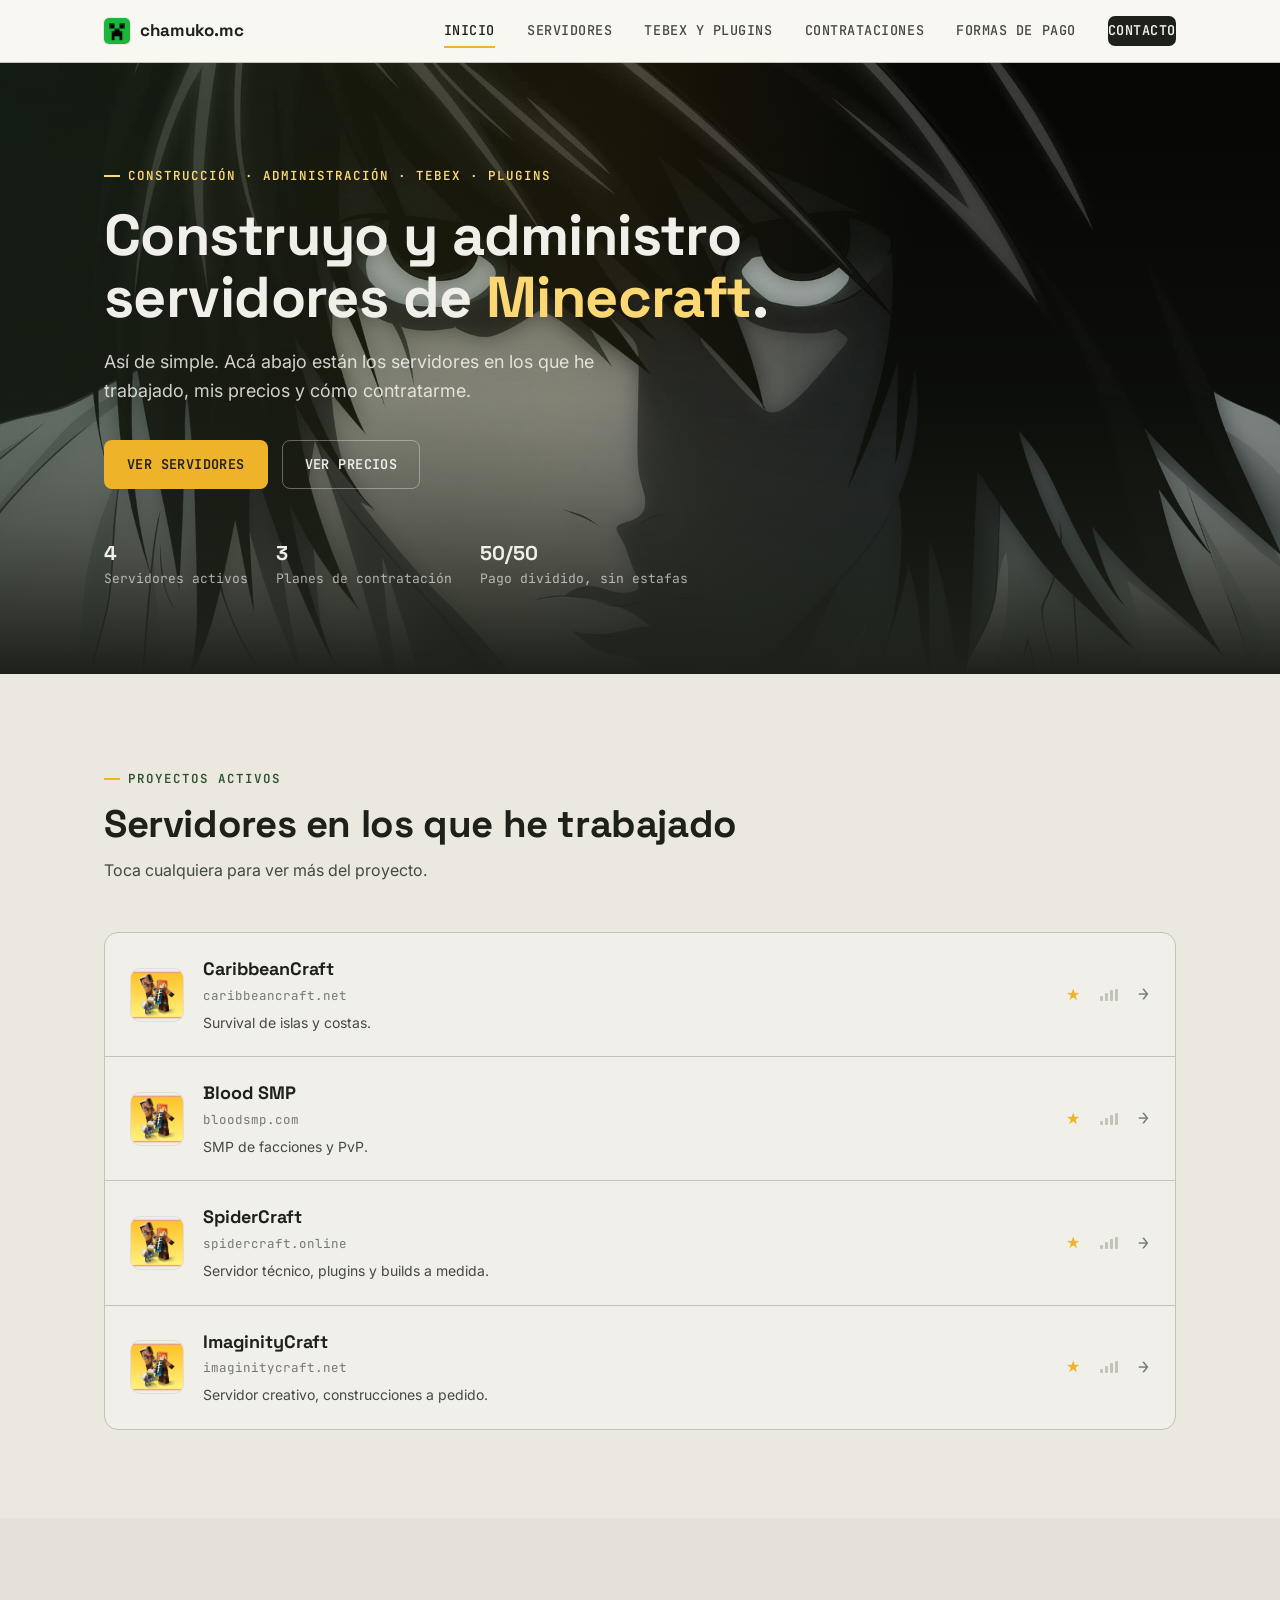
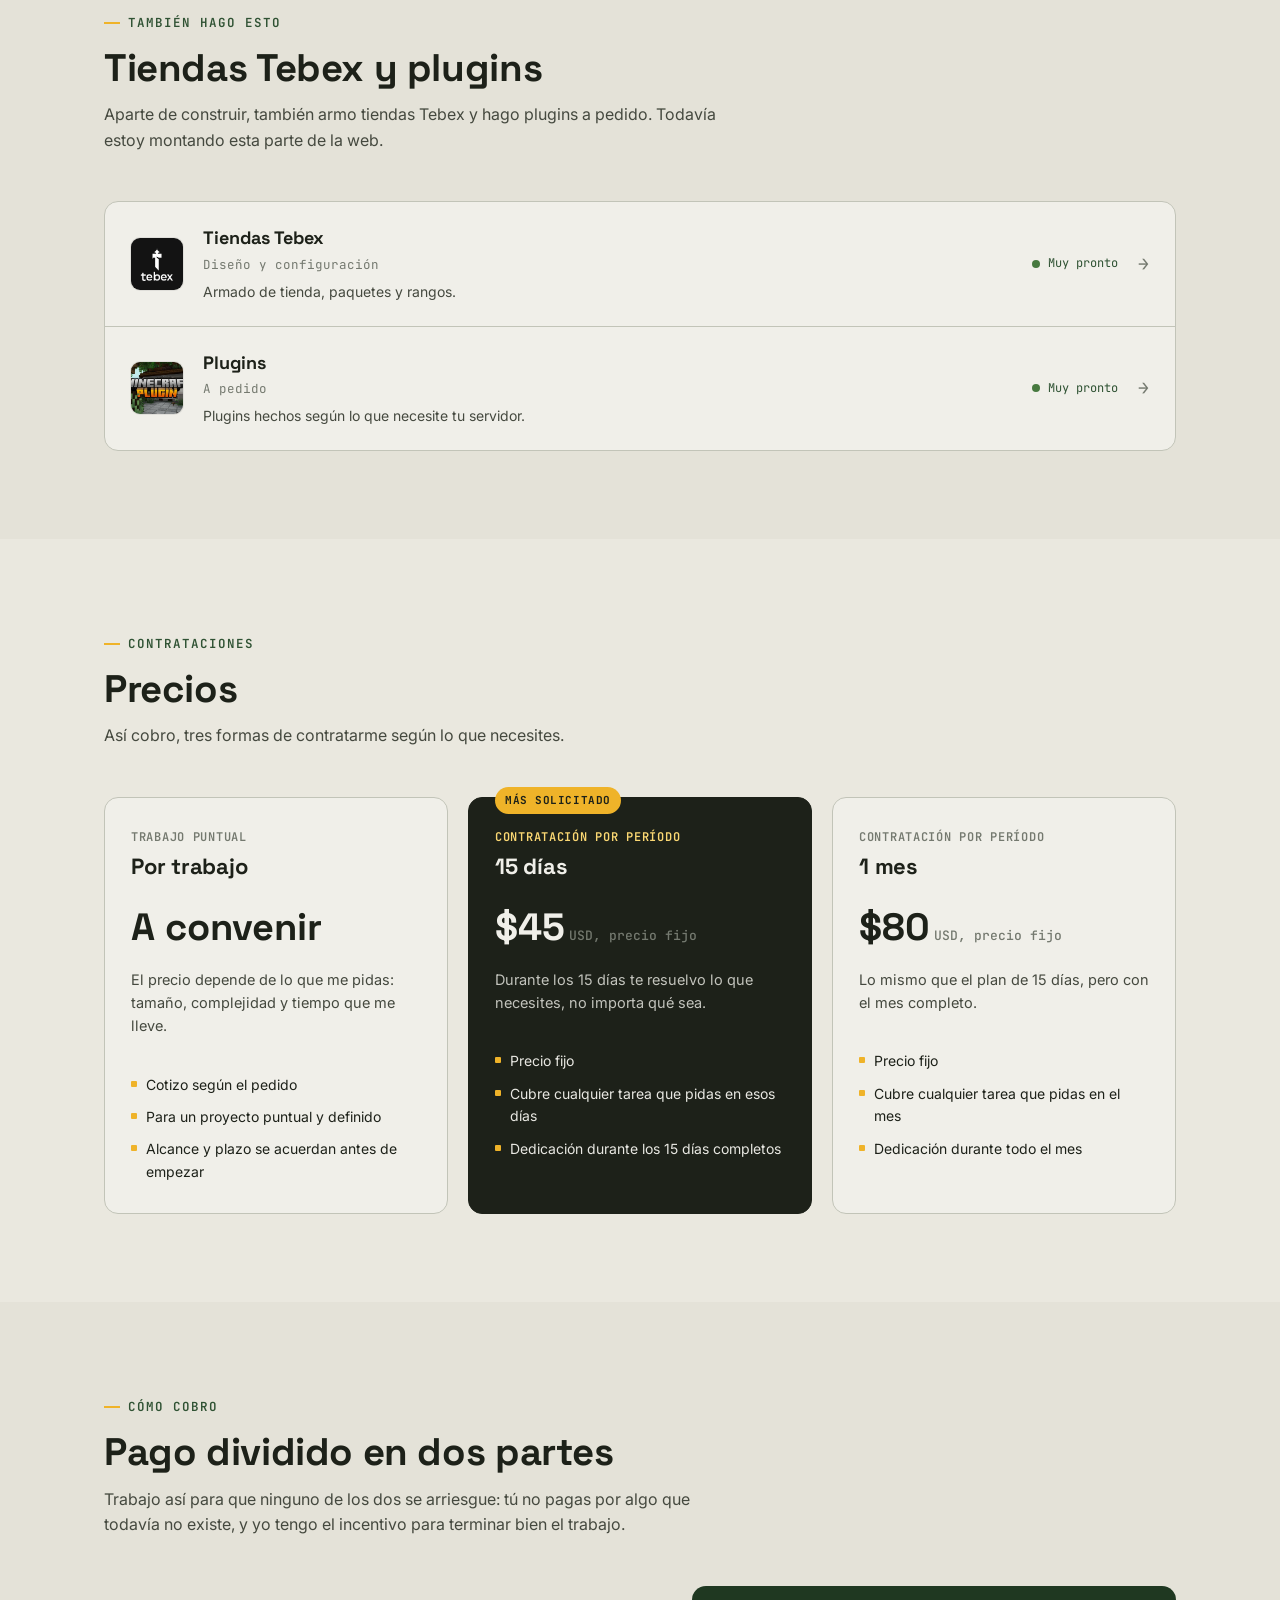
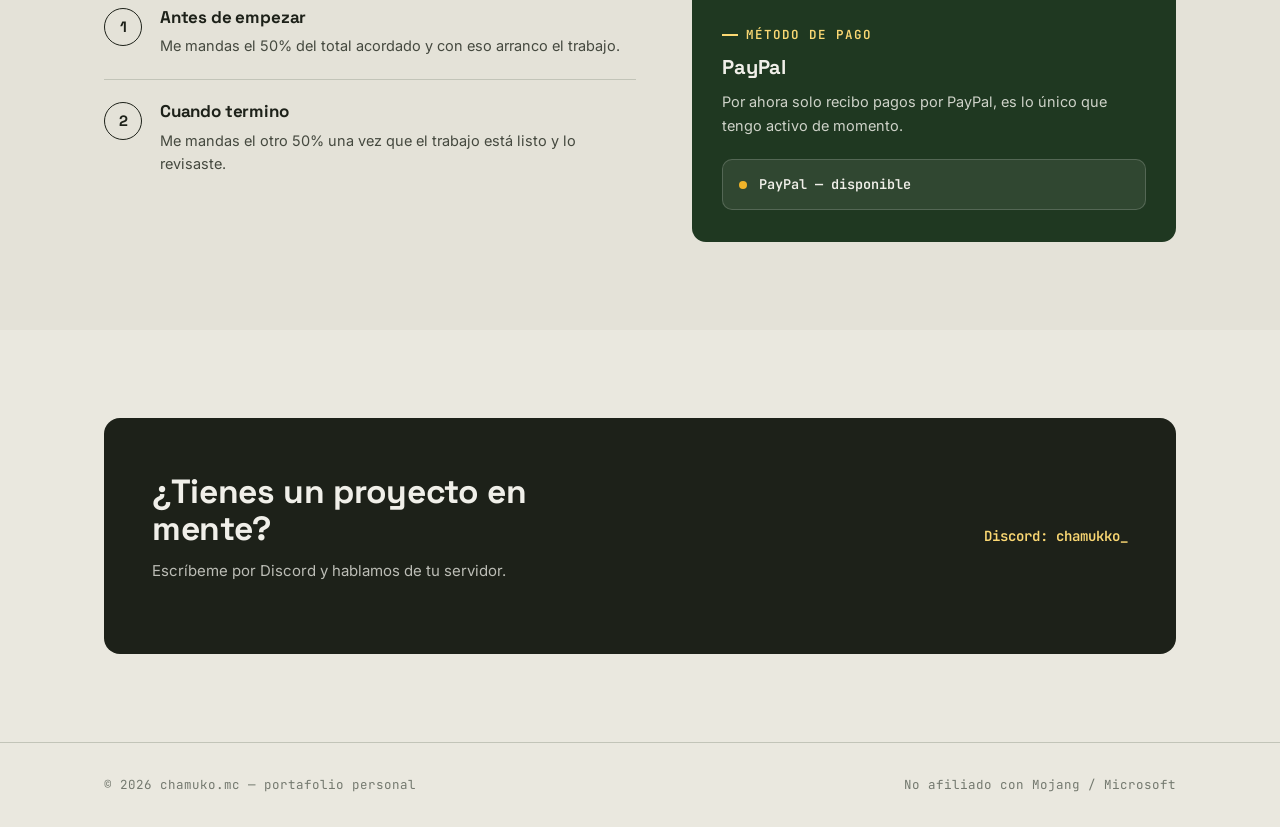
<file: index.html>
<!DOCTYPE html>
<html lang="es">
<head>
<meta charset="UTF-8">
<meta name="viewport" content="width=device-width, initial-scale=1.0">
<title>chamuko.mc — Portafolio</title>
<meta name="description" content="Construcción y administración de servidores de Minecraft. Tiendas Tebex, plugins y planes de contratación.">
<link rel="icon" href="data:image/svg+xml,<svg xmlns=%22http://www.w3.org/2000/svg%22 viewBox=%220 0 20 20%22><rect width=%2210%22 height=%2210%22 fill=%22%2247793F%22/><rect x=%2210%22 width=%2210%22 height=%2210%22 fill=%22%23EFB329%22/><rect y=%2210%22 width=%2210%22 height=%2210%22 fill=%22%23FBD873%22/><rect x=%2210%22 y=%2210%22 width=%2210%22 height=%2210%22 fill=%22%2286AE6E%22/></svg>">
<link rel="stylesheet" href="styles.css">
</head>
<body>

<header class="site-header">
  <nav class="nav">
    <a href="index.html" class="brand">
      <span class="brand-mark"><img src="icon-creeper.png" alt="chamuko.mc"></span>
      chamuko.mc
    </a>
    <button class="nav-toggle" aria-label="Abrir menú" aria-expanded="false">
      <span></span><span></span><span></span>
    </button>
    <div class="nav-links">
      <a href="#inicio" class="active">Inicio</a>
      <a href="#servidores">Servidores</a>
      <a href="#servicios">Tebex y plugins</a>
      <a href="#contrataciones">Contrataciones</a>
      <a href="#pago">Formas de pago</a>
      <a href="#contacto" class="nav-cta">Contacto</a>
    </div>
  </nav>
</header>

<section class="hero hero-cover" id="inicio">
  <div class="hero-media"><img src="portada.png" alt=""></div>
  <div class="hero-scrim"></div>
  <div class="hero-inner">
    <span class="eyebrow">Construcción · Administración · Tebex · Plugins</span>
    <h1>Construyo y administro servidores de <em>Minecraft</em>.</h1>
    <p class="lead">Así de simple. Acá abajo están los servidores en los que he trabajado, mis precios y cómo contratarme.</p>
    <div class="hero-actions">
      <a href="#servidores" class="btn btn-primary">Ver servidores</a>
      <a href="#contrataciones" class="btn btn-outline">Ver precios</a>
    </div>
    <div class="hero-status">
      <div><b>4</b>Servidores activos</div>
      <div><b>3</b>Planes de contratación</div>
      <div><b>50/50</b>Pago dividido, sin estafas</div>
    </div>
  </div>
</section>

<section id="servidores">
  <div class="wrap">
    <div class="section-head reveal">
      <span class="eyebrow">Proyectos activos</span>
      <h2>Servidores en los que he trabajado</h2>
      <p>Toca cualquiera para ver más del proyecto.</p>
    </div>

    <div class="server-list reveal">

      <a class="server-row" href="caribbeancraft.html">
        <div class="server-icon"><img src="icon-servers.png" alt="CaribbeanCraft"></div>
        <div class="server-meta">
          <div class="server-name">CaribbeanCraft</div>
          <div class="server-domain">caribbeancraft.net</div>
          <div class="server-tagline">Survival de islas y costas.</div>
        </div>
        <div class="server-status server-star">★</div>
        <div class="ping-bars"><i></i><i></i><i></i><i></i></div>
        <div class="server-arrow">→</div>
      </a>

      <a class="server-row" href="bloodsmp.html">
        <div class="server-icon"><img src="icon-servers.png" alt="Blood SMP"></div>
        <div class="server-meta">
          <div class="server-name">Blood SMP</div>
          <div class="server-domain">bloodsmp.com</div>
          <div class="server-tagline">SMP de facciones y PvP.</div>
        </div>
        <div class="server-status server-star">★</div>
        <div class="ping-bars"><i></i><i></i><i></i><i></i></div>
        <div class="server-arrow">→</div>
      </a>

      <a class="server-row" href="spidercraft.html">
        <div class="server-icon"><img src="icon-servers.png" alt="SpiderCraft"></div>
        <div class="server-meta">
          <div class="server-name">SpiderCraft</div>
          <div class="server-domain">spidercraft.online</div>
          <div class="server-tagline">Servidor técnico, plugins y builds a medida.</div>
        </div>
        <div class="server-status server-star">★</div>
        <div class="ping-bars"><i></i><i></i><i></i><i></i></div>
        <div class="server-arrow">→</div>
      </a>

      <a class="server-row" href="imaginitycraft.html">
        <div class="server-icon"><img src="icon-servers.png" alt="ImaginityCraft"></div>
        <div class="server-meta">
          <div class="server-name">ImaginityCraft</div>
          <div class="server-domain">imaginitycraft.net</div>
          <div class="server-tagline">Servidor creativo, construcciones a pedido.</div>
        </div>
        <div class="server-status server-star">★</div>
        <div class="ping-bars"><i></i><i></i><i></i><i></i></div>
        <div class="server-arrow">→</div>
      </a>

    </div>
  </div>
</section>

<section id="servicios" class="alt-bg">
  <div class="wrap">
    <div class="section-head reveal">
      <span class="eyebrow">También hago esto</span>
      <h2>Tiendas Tebex y plugins</h2>
      <p>Aparte de construir, también armo tiendas Tebex y hago plugins a pedido. Todavía estoy montando esta parte de la web.</p>
    </div>

    <div class="server-list reveal">

      <a class="server-row" href="tebex.html">
        <div class="server-icon"><img src="icon-tebex.png" alt="Tiendas Tebex"></div>
        <div class="server-meta">
          <div class="server-name">Tiendas Tebex</div>
          <div class="server-domain">Diseño y configuración</div>
          <div class="server-tagline">Armado de tienda, paquetes y rangos.</div>
        </div>
        <div class="server-status"><span class="status-dot"></span>Muy pronto</div>
        <div class="server-arrow">→</div>
      </a>

      <a class="server-row" href="plugins.html">
        <div class="server-icon"><img src="icon-plugins.png" alt="Plugins"></div>
        <div class="server-meta">
          <div class="server-name">Plugins</div>
          <div class="server-domain">A pedido</div>
          <div class="server-tagline">Plugins hechos según lo que necesite tu servidor.</div>
        </div>
        <div class="server-status"><span class="status-dot"></span>Muy pronto</div>
        <div class="server-arrow">→</div>
      </a>

    </div>
  </div>
</section>

<section id="contrataciones">
  <div class="wrap">
    <div class="section-head reveal">
      <span class="eyebrow">Contrataciones</span>
      <h2>Precios</h2>
      <p>Así cobro, tres formas de contratarme según lo que necesites.</p>
    </div>

    <div class="plans reveal">

      <div class="plan-card">
        <span class="plan-eyebrow">Trabajo puntual</span>
        <h3 class="plan-name">Por trabajo</h3>
        <div class="plan-price">A convenir</div>
        <p class="plan-desc">El precio depende de lo que me pidas: tamaño, complejidad y tiempo que me lleve.</p>
        <ul class="plan-features">
          <li>Cotizo según el pedido</li>
          <li>Para un proyecto puntual y definido</li>
          <li>Alcance y plazo se acuerdan antes de empezar</li>
        </ul>
      </div>

      <div class="plan-card highlight">
        <span class="plan-badge">Más solicitado</span>
        <span class="plan-eyebrow">Contratación por período</span>
        <h3 class="plan-name">15 días</h3>
        <div class="plan-price">$45<small>USD, precio fijo</small></div>
        <p class="plan-desc">Durante los 15 días te resuelvo lo que necesites, no importa qué sea.</p>
        <ul class="plan-features">
          <li>Precio fijo</li>
          <li>Cubre cualquier tarea que pidas en esos días</li>
          <li>Dedicación durante los 15 días completos</li>
        </ul>
      </div>

      <div class="plan-card">
        <span class="plan-eyebrow">Contratación por período</span>
        <h3 class="plan-name">1 mes</h3>
        <div class="plan-price">$80<small>USD, precio fijo</small></div>
        <p class="plan-desc">Lo mismo que el plan de 15 días, pero con el mes completo.</p>
        <ul class="plan-features">
          <li>Precio fijo</li>
          <li>Cubre cualquier tarea que pidas en el mes</li>
          <li>Dedicación durante todo el mes</li>
        </ul>
      </div>

    </div>
  </div>
</section>

<section id="pago" class="alt-bg">
  <div class="wrap">
    <div class="section-head reveal">
      <span class="eyebrow">Cómo cobro</span>
      <h2>Pago dividido en dos partes</h2>
      <p>Trabajo así para que ninguno de los dos se arriesgue: tú no pagas por algo que todavía no existe, y yo tengo el incentivo para terminar bien el trabajo.</p>
    </div>

    <div class="payment-block reveal">
      <div class="steps">
        <div class="step">
          <div class="step-num">1</div>
          <div class="step-body">
            <h3>Antes de empezar</h3>
            <p>Me mandas el 50% del total acordado y con eso arranco el trabajo.</p>
          </div>
        </div>
        <div class="step">
          <div class="step-num">2</div>
          <div class="step-body">
            <h3>Cuando termino</h3>
            <p>Me mandas el otro 50% una vez que el trabajo está listo y lo revisaste.</p>
          </div>
        </div>
      </div>

      <div class="pay-panel">
        <span class="eyebrow">Método de pago</span>
        <h3>PayPal</h3>
        <p>Por ahora solo recibo pagos por PayPal, es lo único que tengo activo de momento.</p>
        <div class="pay-method">
          <span class="pay-dot"></span> PayPal — disponible
        </div>
      </div>
    </div>
  </div>
</section>

<section id="contacto">
  <div class="wrap">
    <div class="contact-panel reveal">
      <div>
        <h2>¿Tienes un proyecto en mente?</h2>
        <p>Escríbeme por Discord y hablamos de tu servidor.</p>
      </div>
      <div class="contact-links">
        <span>Discord: chamukko_</span>
      </div>
    </div>
  </div>
</section>

<footer>
  <div class="wrap footer-inner">
    <span>© 2026 chamuko.mc — portafolio personal</span>
    <span>No afiliado con Mojang / Microsoft</span>
  </div>
</footer>

<script src="script.js"></script>
</body>
</html>
</file>
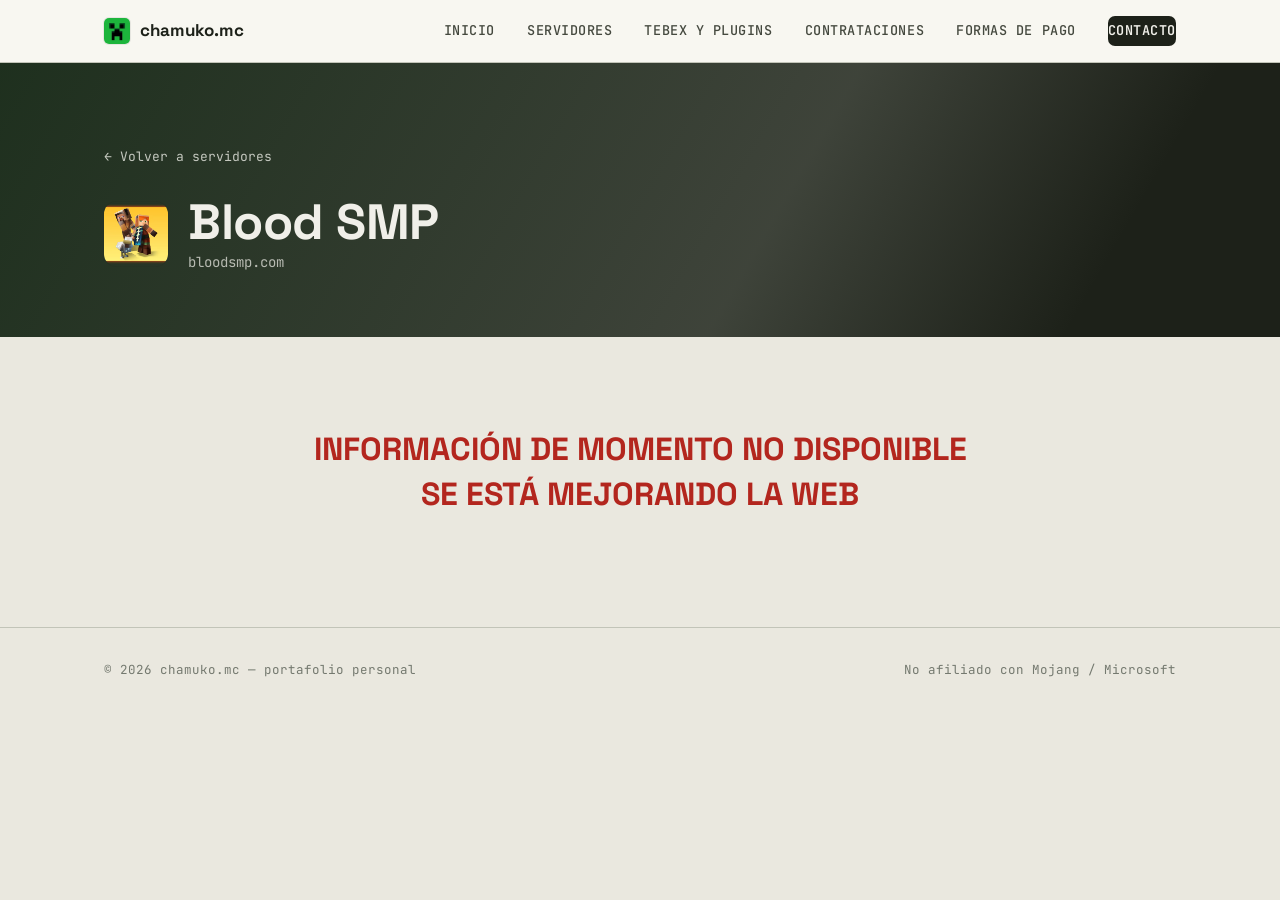
<file: bloodsmp.html>
<!DOCTYPE html>
<html lang="es">
<head>
<meta charset="UTF-8">
<meta name="viewport" content="width=device-width, initial-scale=1.0">
<title>Blood SMP — bloodsmp.com</title>
<meta name="description" content="Blood SMP (bloodsmp.com).">
<link rel="icon" href="data:image/svg+xml,<svg xmlns=%22http://www.w3.org/2000/svg%22 viewBox=%220 0 20 20%22><rect width=%2210%22 height=%2210%22 fill=%22%2247793F%22/><rect x=%2210%22 width=%2210%22 height=%2210%22 fill=%22%23EFB329%22/><rect y=%2210%22 width=%2210%22 height=%2210%22 fill=%22%23FBD873%22/><rect x=%2210%22 y=%2210%22 width=%2210%22 height=%2210%22 fill=%22%2286AE6E%22/></svg>">
<link rel="stylesheet" href="styles.css">
</head>
<body style="--accent:#1F3821; --accent-2:#7C8377;">

<header class="site-header">
  <nav class="nav">
    <a href="index.html" class="brand">
      <span class="brand-mark"><img src="icon-creeper.png" alt="chamuko.mc"></span>
      chamuko.mc
    </a>
    <button class="nav-toggle" aria-label="Abrir menú" aria-expanded="false">
      <span></span><span></span><span></span>
    </button>
    <div class="nav-links">
      <a href="index.html#inicio">Inicio</a>
      <a href="index.html#servidores">Servidores</a>
      <a href="index.html#servicios">Tebex y plugins</a>
      <a href="index.html#contrataciones">Contrataciones</a>
      <a href="index.html#pago">Formas de pago</a>
      <a href="index.html#contacto" class="nav-cta">Contacto</a>
    </div>
  </nav>
</header>

<section class="server-hero">
  <div class="server-hero-inner">
    <a href="index.html#servidores" class="back-link">← Volver a servidores</a>
    <div class="server-hero-top">
      <div class="server-icon"><img src="icon-servers.png" alt="Blood SMP"></div>
      <div>
        <h1>Blood SMP</h1>
        <div class="server-domain">bloodsmp.com</div>
      </div>
    </div>
  </div>
</section>

<section class="notice-block">
  <p class="notice">INFORMACIÓN DE MOMENTO NO DISPONIBLE<br>SE ESTÁ MEJORANDO LA WEB</p>
</section>

<footer>
  <div class="wrap footer-inner">
    <span>© 2026 chamuko.mc — portafolio personal</span>
    <span>No afiliado con Mojang / Microsoft</span>
  </div>
</footer>

<script src="script.js"></script>
</body>
</html>
</file>
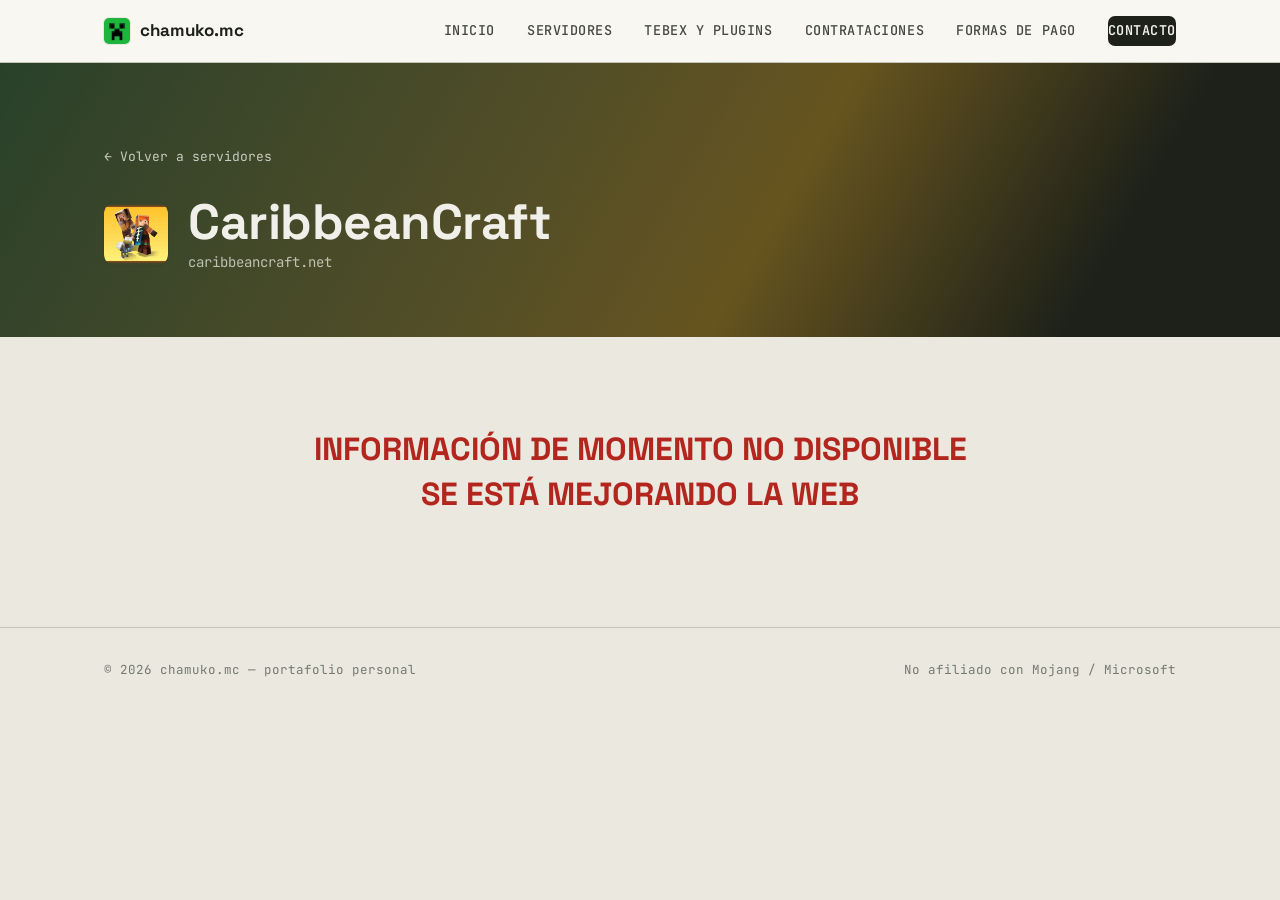
<file: caribbeancraft.html>
<!DOCTYPE html>
<html lang="es">
<head>
<meta charset="UTF-8">
<meta name="viewport" content="width=device-width, initial-scale=1.0">
<title>CaribbeanCraft — caribbeancraft.net</title>
<meta name="description" content="CaribbeanCraft (caribbeancraft.net).">
<link rel="icon" href="data:image/svg+xml,<svg xmlns=%22http://www.w3.org/2000/svg%22 viewBox=%220 0 20 20%22><rect width=%2210%22 height=%2210%22 fill=%22%2247793F%22/><rect x=%2210%22 width=%2210%22 height=%2210%22 fill=%22%23EFB329%22/><rect y=%2210%22 width=%2210%22 height=%2210%22 fill=%22%23FBD873%22/><rect x=%2210%22 y=%2210%22 width=%2210%22 height=%2210%22 fill=%22%2286AE6E%22/></svg>">
<link rel="stylesheet" href="styles.css">
</head>
<body style="--accent:#2F5233; --accent-2:#EFB329;">

<header class="site-header">
  <nav class="nav">
    <a href="index.html" class="brand">
      <span class="brand-mark"><img src="icon-creeper.png" alt="chamuko.mc"></span>
      chamuko.mc
    </a>
    <button class="nav-toggle" aria-label="Abrir menú" aria-expanded="false">
      <span></span><span></span><span></span>
    </button>
    <div class="nav-links">
      <a href="index.html#inicio">Inicio</a>
      <a href="index.html#servidores">Servidores</a>
      <a href="index.html#servicios">Tebex y plugins</a>
      <a href="index.html#contrataciones">Contrataciones</a>
      <a href="index.html#pago">Formas de pago</a>
      <a href="index.html#contacto" class="nav-cta">Contacto</a>
    </div>
  </nav>
</header>

<section class="server-hero">
  <div class="server-hero-inner">
    <a href="index.html#servidores" class="back-link">← Volver a servidores</a>
    <div class="server-hero-top">
      <div class="server-icon"><img src="icon-servers.png" alt="CaribbeanCraft"></div>
      <div>
        <h1>CaribbeanCraft</h1>
        <div class="server-domain">caribbeancraft.net</div>
      </div>
    </div>
  </div>
</section>

<section class="notice-block">
  <p class="notice">INFORMACIÓN DE MOMENTO NO DISPONIBLE<br>SE ESTÁ MEJORANDO LA WEB</p>
</section>

<footer>
  <div class="wrap footer-inner">
    <span>© 2026 chamuko.mc — portafolio personal</span>
    <span>No afiliado con Mojang / Microsoft</span>
  </div>
</footer>

<script src="script.js"></script>
</body>
</html>
</file>
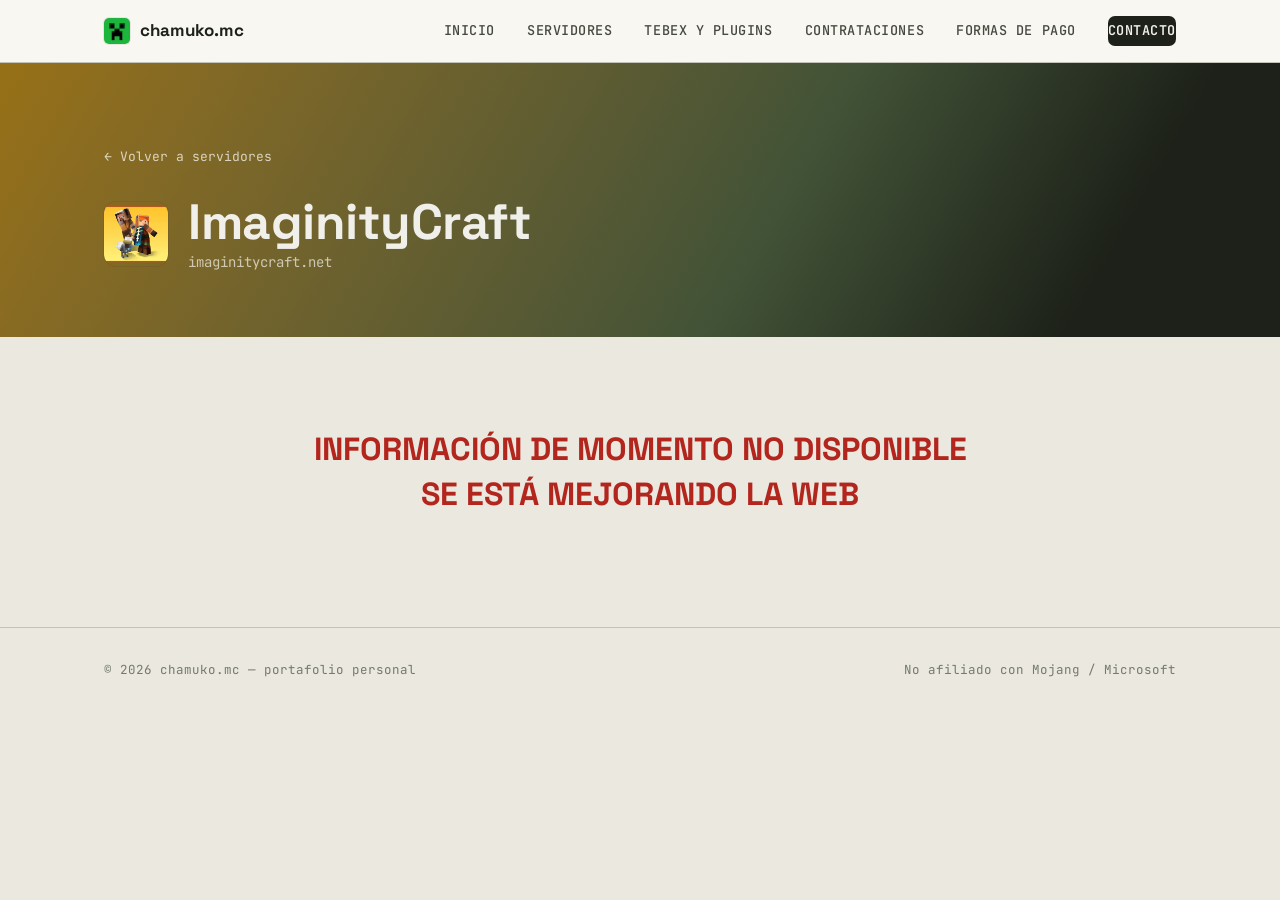
<file: imaginitycraft.html>
<!DOCTYPE html>
<html lang="es">
<head>
<meta charset="UTF-8">
<meta name="viewport" content="width=device-width, initial-scale=1.0">
<title>ImaginityCraft — imaginitycraft.net</title>
<meta name="description" content="ImaginityCraft (imaginitycraft.net).">
<link rel="icon" href="data:image/svg+xml,<svg xmlns=%22http://www.w3.org/2000/svg%22 viewBox=%220 0 20 20%22><rect width=%2210%22 height=%2210%22 fill=%22%2247793F%22/><rect x=%2210%22 width=%2210%22 height=%2210%22 fill=%22%23EFB329%22/><rect y=%2210%22 width=%2210%22 height=%2210%22 fill=%22%23FBD873%22/><rect x=%2210%22 y=%2210%22 width=%2210%22 height=%2210%22 fill=%22%2286AE6E%22/></svg>">
<link rel="stylesheet" href="styles.css">
</head>
<body style="--accent:#D99B14; --accent-2:#86AE6E;">

<header class="site-header">
  <nav class="nav">
    <a href="index.html" class="brand">
      <span class="brand-mark"><img src="icon-creeper.png" alt="chamuko.mc"></span>
      chamuko.mc
    </a>
    <button class="nav-toggle" aria-label="Abrir menú" aria-expanded="false">
      <span></span><span></span><span></span>
    </button>
    <div class="nav-links">
      <a href="index.html#inicio">Inicio</a>
      <a href="index.html#servidores">Servidores</a>
      <a href="index.html#servicios">Tebex y plugins</a>
      <a href="index.html#contrataciones">Contrataciones</a>
      <a href="index.html#pago">Formas de pago</a>
      <a href="index.html#contacto" class="nav-cta">Contacto</a>
    </div>
  </nav>
</header>

<section class="server-hero">
  <div class="server-hero-inner">
    <a href="index.html#servidores" class="back-link">← Volver a servidores</a>
    <div class="server-hero-top">
      <div class="server-icon"><img src="icon-servers.png" alt="ImaginityCraft"></div>
      <div>
        <h1>ImaginityCraft</h1>
        <div class="server-domain">imaginitycraft.net</div>
      </div>
    </div>
  </div>
</section>

<section class="notice-block">
  <p class="notice">INFORMACIÓN DE MOMENTO NO DISPONIBLE<br>SE ESTÁ MEJORANDO LA WEB</p>
</section>

<footer>
  <div class="wrap footer-inner">
    <span>© 2026 chamuko.mc — portafolio personal</span>
    <span>No afiliado con Mojang / Microsoft</span>
  </div>
</footer>

<script src="script.js"></script>
</body>
</html>
</file>
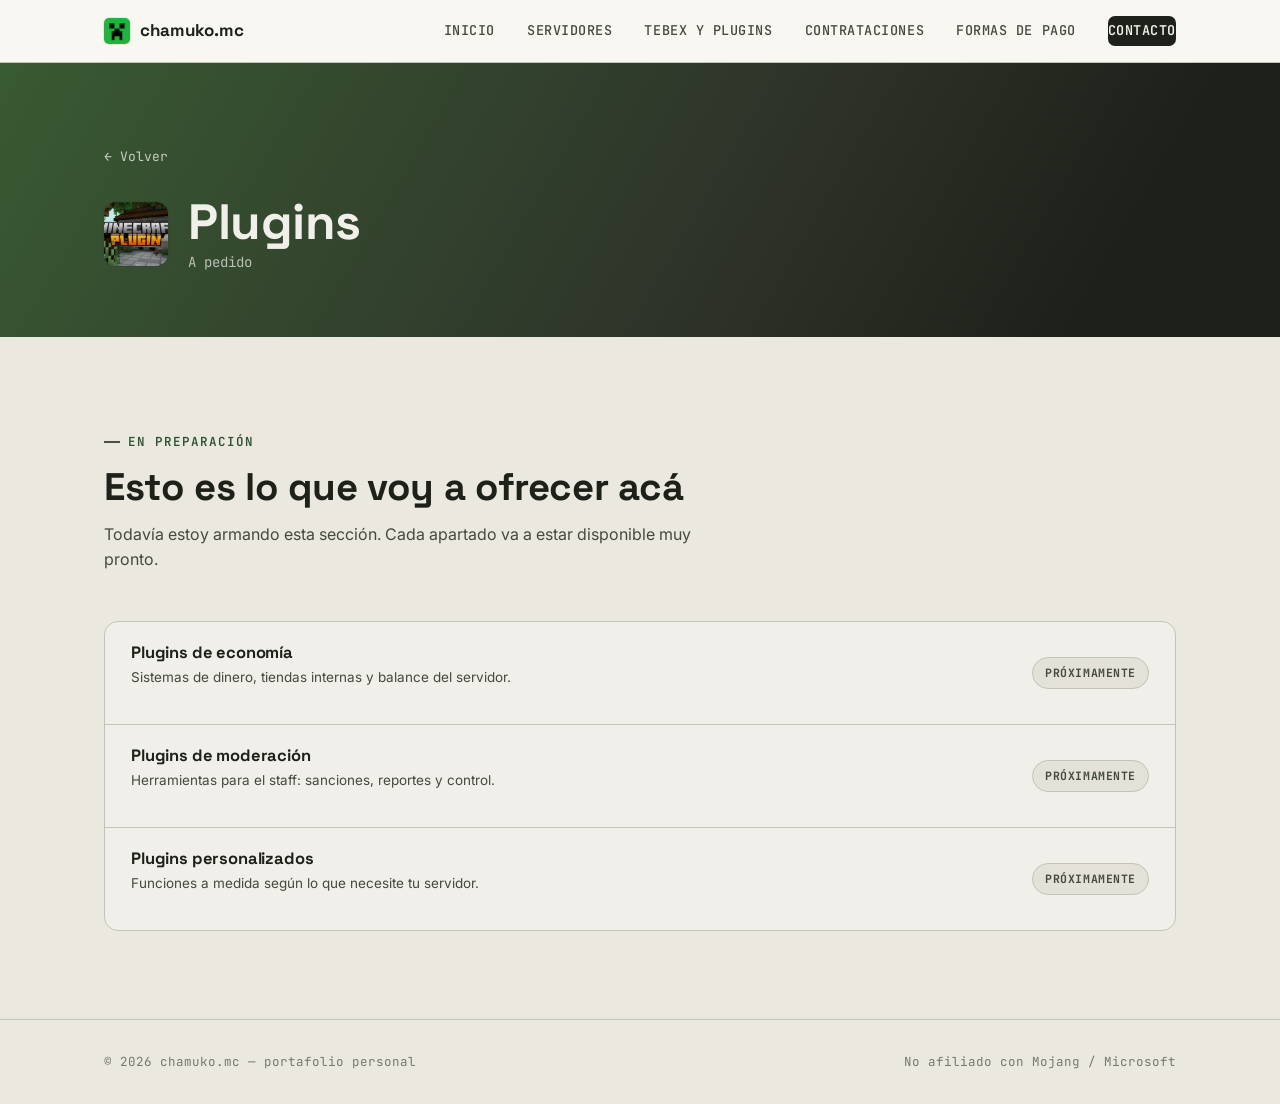
<file: plugins.html>
<!DOCTYPE html>
<html lang="es">
<head>
<meta charset="UTF-8">
<meta name="viewport" content="width=device-width, initial-scale=1.0">
<title>Plugins — chamuko.mc</title>
<meta name="description" content="Plugins hechos a pedido para servidores de Minecraft.">
<link rel="icon" href="data:image/svg+xml,<svg xmlns=%22http://www.w3.org/2000/svg%22 viewBox=%220 0 20 20%22><rect width=%2210%22 height=%2210%22 fill=%22%2247793F%22/><rect x=%2210%22 width=%2210%22 height=%2210%22 fill=%22%23EFB329%22/><rect y=%2210%22 width=%2210%22 height=%2210%22 fill=%22%23FBD873%22/><rect x=%2210%22 y=%2210%22 width=%2210%22 height=%2210%22 fill=%22%2286AE6E%22/></svg>">
<link rel="stylesheet" href="styles.css">
</head>
<body style="--accent:#47793F; --accent-2:#4A4F46;">

<header class="site-header">
  <nav class="nav">
    <a href="index.html" class="brand">
      <span class="brand-mark"><img src="icon-creeper.png" alt="chamuko.mc"></span>
      chamuko.mc
    </a>
    <button class="nav-toggle" aria-label="Abrir menú" aria-expanded="false">
      <span></span><span></span><span></span>
    </button>
    <div class="nav-links">
      <a href="index.html#inicio">Inicio</a>
      <a href="index.html#servidores">Servidores</a>
      <a href="index.html#servicios">Tebex y plugins</a>
      <a href="index.html#contrataciones">Contrataciones</a>
      <a href="index.html#pago">Formas de pago</a>
      <a href="index.html#contacto" class="nav-cta">Contacto</a>
    </div>
  </nav>
</header>

<section class="server-hero">
  <div class="server-hero-inner">
    <a href="index.html#servicios" class="back-link">← Volver</a>
    <div class="server-hero-top">
      <div class="server-icon"><img src="icon-plugins.png" alt="Plugins"></div>
      <div>
        <h1>Plugins</h1>
        <div class="server-domain">A pedido</div>
      </div>
    </div>
  </div>
</section>

<section>
  <div class="wrap">
    <div class="section-head reveal">
      <span class="eyebrow">En preparación</span>
      <h2>Esto es lo que voy a ofrecer acá</h2>
      <p>Todavía estoy armando esta sección. Cada apartado va a estar disponible muy pronto.</p>
    </div>

    <div class="soon-list reveal">
      <div class="soon-item">
        <div>
          <h3>Plugins de economía</h3>
          <p>Sistemas de dinero, tiendas internas y balance del servidor.</p>
        </div>
        <span class="badge-soon">Próximamente</span>
      </div>
      <div class="soon-item">
        <div>
          <h3>Plugins de moderación</h3>
          <p>Herramientas para el staff: sanciones, reportes y control.</p>
        </div>
        <span class="badge-soon">Próximamente</span>
      </div>
      <div class="soon-item">
        <div>
          <h3>Plugins personalizados</h3>
          <p>Funciones a medida según lo que necesite tu servidor.</p>
        </div>
        <span class="badge-soon">Próximamente</span>
      </div>
    </div>
  </div>
</section>

<footer>
  <div class="wrap footer-inner">
    <span>© 2026 chamuko.mc — portafolio personal</span>
    <span>No afiliado con Mojang / Microsoft</span>
  </div>
</footer>

<script src="script.js"></script>
</body>
</html>
</file>
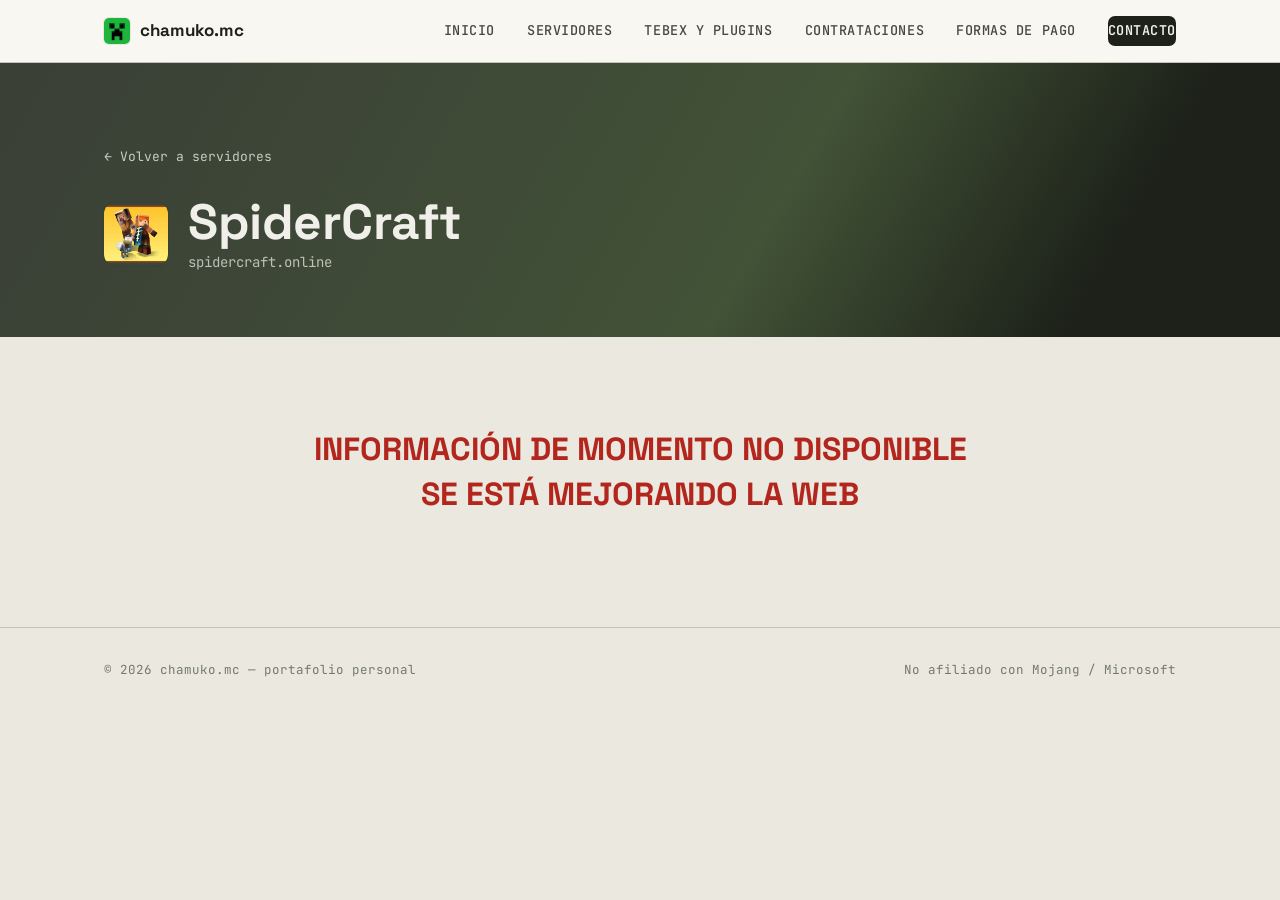
<file: spidercraft.html>
<!DOCTYPE html>
<html lang="es">
<head>
<meta charset="UTF-8">
<meta name="viewport" content="width=device-width, initial-scale=1.0">
<title>SpiderCraft — spidercraft.online</title>
<meta name="description" content="SpiderCraft (spidercraft.online).">
<link rel="icon" href="data:image/svg+xml,<svg xmlns=%22http://www.w3.org/2000/svg%22 viewBox=%220 0 20 20%22><rect width=%2210%22 height=%2210%22 fill=%22%2247793F%22/><rect x=%2210%22 width=%2210%22 height=%2210%22 fill=%22%23EFB329%22/><rect y=%2210%22 width=%2210%22 height=%2210%22 fill=%22%23FBD873%22/><rect x=%2210%22 y=%2210%22 width=%2210%22 height=%2210%22 fill=%22%2286AE6E%22/></svg>">
<link rel="stylesheet" href="styles.css">
</head>
<body style="--accent:#4A4F46; --accent-2:#86AE6E;">

<header class="site-header">
  <nav class="nav">
    <a href="index.html" class="brand">
      <span class="brand-mark"><img src="icon-creeper.png" alt="chamuko.mc"></span>
      chamuko.mc
    </a>
    <button class="nav-toggle" aria-label="Abrir menú" aria-expanded="false">
      <span></span><span></span><span></span>
    </button>
    <div class="nav-links">
      <a href="index.html#inicio">Inicio</a>
      <a href="index.html#servidores">Servidores</a>
      <a href="index.html#servicios">Tebex y plugins</a>
      <a href="index.html#contrataciones">Contrataciones</a>
      <a href="index.html#pago">Formas de pago</a>
      <a href="index.html#contacto" class="nav-cta">Contacto</a>
    </div>
  </nav>
</header>

<section class="server-hero">
  <div class="server-hero-inner">
    <a href="index.html#servidores" class="back-link">← Volver a servidores</a>
    <div class="server-hero-top">
      <div class="server-icon"><img src="icon-servers.png" alt="SpiderCraft"></div>
      <div>
        <h1>SpiderCraft</h1>
        <div class="server-domain">spidercraft.online</div>
      </div>
    </div>
  </div>
</section>

<section class="notice-block">
  <p class="notice">INFORMACIÓN DE MOMENTO NO DISPONIBLE<br>SE ESTÁ MEJORANDO LA WEB</p>
</section>

<footer>
  <div class="wrap footer-inner">
    <span>© 2026 chamuko.mc — portafolio personal</span>
    <span>No afiliado con Mojang / Microsoft</span>
  </div>
</footer>

<script src="script.js"></script>
</body>
</html>
</file>
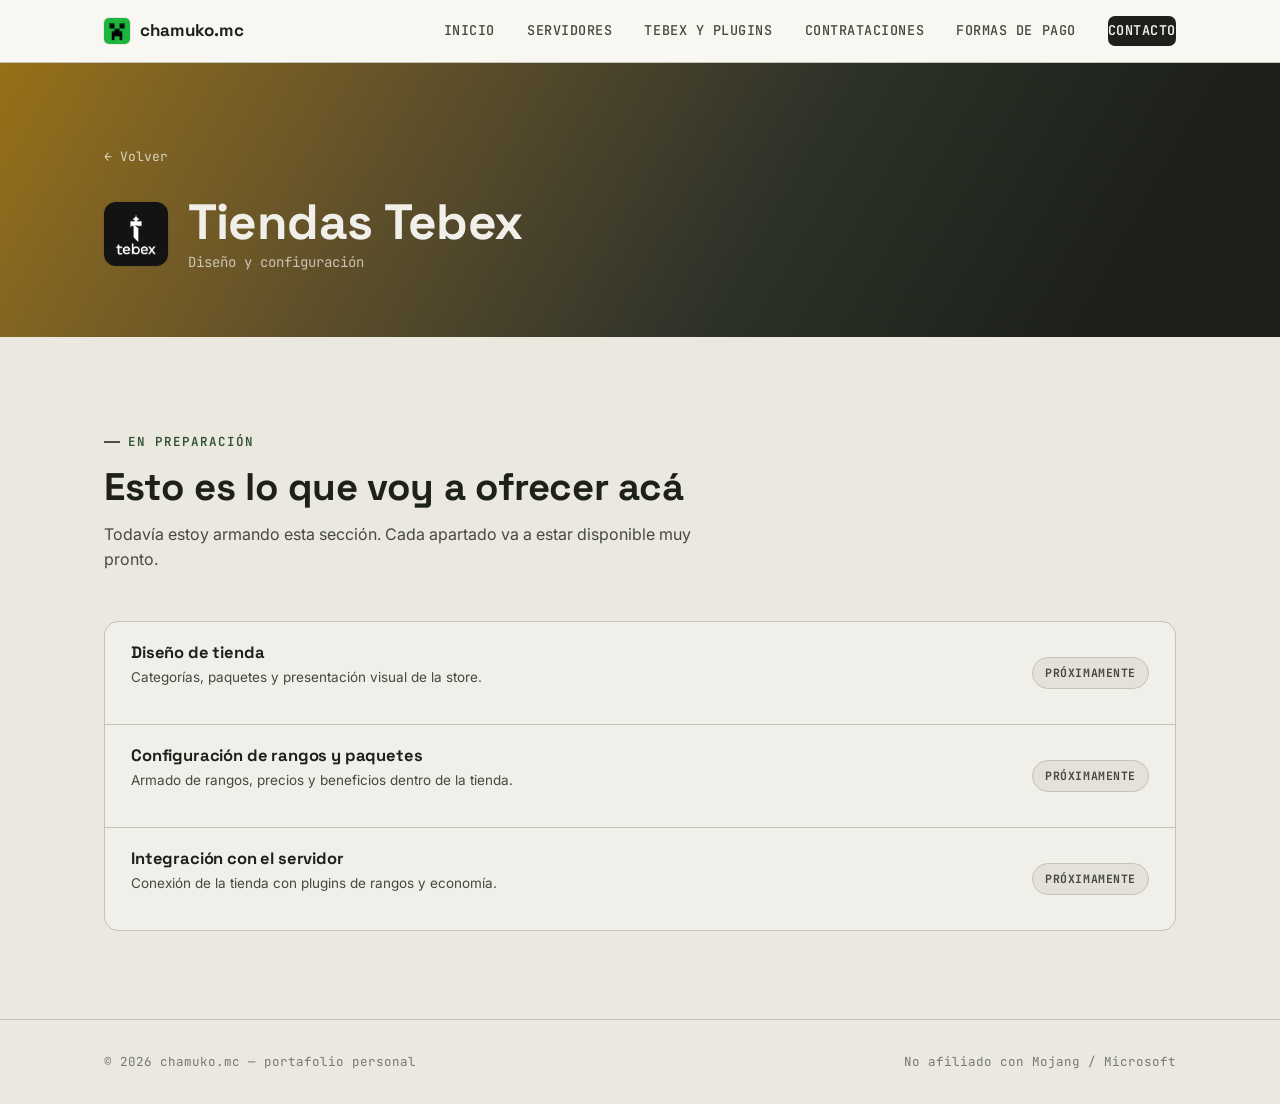
<file: tebex.html>
<!DOCTYPE html>
<html lang="es">
<head>
<meta charset="UTF-8">
<meta name="viewport" content="width=device-width, initial-scale=1.0">
<title>Tiendas Tebex — chamuko.mc</title>
<meta name="description" content="Diseño y configuración de tiendas Tebex.">
<link rel="icon" href="data:image/svg+xml,<svg xmlns=%22http://www.w3.org/2000/svg%22 viewBox=%220 0 20 20%22><rect width=%2210%22 height=%2210%22 fill=%22%2247793F%22/><rect x=%2210%22 width=%2210%22 height=%2210%22 fill=%22%23EFB329%22/><rect y=%2210%22 width=%2210%22 height=%2210%22 fill=%22%23FBD873%22/><rect x=%2210%22 y=%2210%22 width=%2210%22 height=%2210%22 fill=%22%2286AE6E%22/></svg>">
<link rel="stylesheet" href="styles.css">
</head>
<body style="--accent:#D99B14; --accent-2:#4A4F46;">

<header class="site-header">
  <nav class="nav">
    <a href="index.html" class="brand">
      <span class="brand-mark"><img src="icon-creeper.png" alt="chamuko.mc"></span>
      chamuko.mc
    </a>
    <button class="nav-toggle" aria-label="Abrir menú" aria-expanded="false">
      <span></span><span></span><span></span>
    </button>
    <div class="nav-links">
      <a href="index.html#inicio">Inicio</a>
      <a href="index.html#servidores">Servidores</a>
      <a href="index.html#servicios">Tebex y plugins</a>
      <a href="index.html#contrataciones">Contrataciones</a>
      <a href="index.html#pago">Formas de pago</a>
      <a href="index.html#contacto" class="nav-cta">Contacto</a>
    </div>
  </nav>
</header>

<section class="server-hero">
  <div class="server-hero-inner">
    <a href="index.html#servicios" class="back-link">← Volver</a>
    <div class="server-hero-top">
      <div class="server-icon"><img src="icon-tebex.png" alt="Tiendas Tebex"></div>
      <div>
        <h1>Tiendas Tebex</h1>
        <div class="server-domain">Diseño y configuración</div>
      </div>
    </div>
  </div>
</section>

<section>
  <div class="wrap">
    <div class="section-head reveal">
      <span class="eyebrow">En preparación</span>
      <h2>Esto es lo que voy a ofrecer acá</h2>
      <p>Todavía estoy armando esta sección. Cada apartado va a estar disponible muy pronto.</p>
    </div>

    <div class="soon-list reveal">
      <div class="soon-item">
        <div>
          <h3>Diseño de tienda</h3>
          <p>Categorías, paquetes y presentación visual de la store.</p>
        </div>
        <span class="badge-soon">Próximamente</span>
      </div>
      <div class="soon-item">
        <div>
          <h3>Configuración de rangos y paquetes</h3>
          <p>Armado de rangos, precios y beneficios dentro de la tienda.</p>
        </div>
        <span class="badge-soon">Próximamente</span>
      </div>
      <div class="soon-item">
        <div>
          <h3>Integración con el servidor</h3>
          <p>Conexión de la tienda con plugins de rangos y economía.</p>
        </div>
        <span class="badge-soon">Próximamente</span>
      </div>
    </div>
  </div>
</section>

<footer>
  <div class="wrap footer-inner">
    <span>© 2026 chamuko.mc — portafolio personal</span>
    <span>No afiliado con Mojang / Microsoft</span>
  </div>
</footer>

<script src="script.js"></script>
</body>
</html>
</file>
<file: styles.css>
/* =========================================================
   SISTEMA DE DISEÑO — Portafolio de construcción/admin MC
   ========================================================= */

@import url('https://fonts.googleapis.com/css2?family=Space+Grotesk:wght@500;600;700&family=Inter:wght@400;500;600;700&family=JetBrains+Mono:wght@500;600&display=swap');

:root{
  /* --- Color --- */
  --white:        #F0EFE9;
  --cream:        #E4E2D8;
  --gray-300:     #C2C4B8;
  --gray-500:     #74796F;
  --gray-700:     #45493F;
  --ink:          #1D2119;

  --green-900:    #1F3821;
  --green-700:    #2F5233;
  --green-600:    #47793F;
  --green-400:    #86AE6E;

  --yellow-600:   #D99B14;
  --yellow-500:   #EFB329;
  --yellow-300:   #FBD873;

  /* acento por defecto (se sobreescribe por página) */
  --accent:   var(--green-600);
  --accent-2: var(--yellow-500);

  /* --- Tipografía --- */
  --f-display: 'Space Grotesk', sans-serif;
  --f-body:    'Inter', sans-serif;
  --f-mono:    'JetBrains Mono', monospace;

  /* --- Layout --- */
  --maxw: 1120px;
  --radius: 10px;
}

*,*::before,*::after{ box-sizing:border-box; }
html{ scroll-behavior:smooth; }
@media (prefers-reduced-motion: reduce){
  html{ scroll-behavior:auto; }
  *{ animation-duration:0.001ms !important; animation-iteration-count:1 !important; transition-duration:0.001ms !important; }
}

body{
  margin:0;
  background:#EAE8DF;
  color:var(--ink);
  font-family:var(--f-body);
  font-size:16px;
  line-height:1.6;
  -webkit-font-smoothing:antialiased;
}

img{ max-width:100%; display:block; }
a{ color:inherit; text-decoration:none; }

h1,h2,h3{
  font-family:var(--f-display);
  font-weight:700;
  line-height:1.08;
  margin:0;
  letter-spacing:-0.01em;
}

.wrap{
  max-width:var(--maxw);
  margin:0 auto;
  padding:0 24px;
}

.eyebrow{
  display:inline-flex;
  align-items:center;
  gap:8px;
  font-family:var(--f-mono);
  font-size:12.5px;
  font-weight:600;
  letter-spacing:0.08em;
  text-transform:uppercase;
  color:var(--green-700);
}
.eyebrow::before{
  content:"";
  width:16px; height:2px;
  background:var(--accent-2);
  display:inline-block;
}

:focus-visible{
  outline:3px solid var(--yellow-500);
  outline-offset:2px;
  border-radius:4px;
}

/* ---------------------------------------------------------
   HEADER / NAV
--------------------------------------------------------- */
header.site-header{
  position:sticky; top:0; z-index:50;
  background:rgba(250,249,243,0.9);
  backdrop-filter:blur(8px);
  border-bottom:1px solid var(--gray-300);
  transition:box-shadow .25s ease;
}
header.site-header.scrolled{
  box-shadow:0 4px 18px rgba(29,33,25,0.08);
}
.nav{
  display:flex; align-items:center; justify-content:space-between;
  padding:16px 24px;
  max-width:var(--maxw); margin:0 auto;
}
.brand{
  display:flex; align-items:center; gap:10px;
  font-family:var(--f-display); font-weight:700; font-size:17px;
  color:var(--ink);
}
.brand .brand-mark{
  width:26px; height:26px;
  border-radius:5px; overflow:hidden;
  box-shadow:0 0 0 1px rgba(29,33,25,0.08);
  flex:none;
}
.brand-mark img{
  width:100%; height:100%;
  object-fit:cover; display:block;
}
.brand-mark span:nth-child(1){ background:var(--green-600); }
.brand-mark span:nth-child(2){ background:var(--yellow-500); }
.brand-mark span:nth-child(3){ background:var(--yellow-300); }
.brand-mark span:nth-child(4){ background:var(--green-400); }

.nav-links{
  display:flex; align-items:center; gap:32px;
  font-family:var(--f-mono); font-size:13.5px; font-weight:500;
  text-transform:uppercase; letter-spacing:0.04em;
}
.nav-links a{
  color:var(--gray-700);
  position:relative;
  padding:4px 0;
  transition:color .2s ease;
}
.nav-links a:hover, .nav-links a.active{ color:var(--ink); }
.nav-links a.active::after{
  content:"";
  position:absolute; left:0; right:0; bottom:-2px;
  height:2px; background:var(--accent-2);
}
.nav-cta{
  background:var(--ink);
  color:var(--white) !important;
  padding:9px 16px;
  border-radius:7px;
  font-weight:600;
}
.nav-cta:hover{ background:var(--green-700); }

.nav-toggle{
  display:none;
  background:none; border:none; cursor:pointer;
  width:34px; height:34px;
  flex-direction:column; justify-content:center; align-items:center; gap:5px;
}
.nav-toggle span{ width:22px; height:2px; background:var(--ink); border-radius:2px; }

/* ---------------------------------------------------------
   HERO (index)
--------------------------------------------------------- */
.hero{
  position:relative;
  padding:96px 0 84px;
  overflow:hidden;
  background:var(--ink);
  color:var(--white);
}
.hero::before{
  content:"";
  position:absolute; inset:0;
  background:
    linear-gradient(135deg, rgba(71,121,63,0.55), rgba(239,179,41,0.28) 55%, transparent 75%);
  pointer-events:none;
}
.hero-grid{
  position:absolute; inset:0;
  background-image:
    linear-gradient(rgba(250,249,243,0.045) 1px, transparent 1px),
    linear-gradient(90deg, rgba(250,249,243,0.045) 1px, transparent 1px);
  background-size:42px 42px;
  mask-image:linear-gradient(180deg, black, transparent 85%);
}
.hero-inner{ position:relative; max-width:var(--maxw); margin:0 auto; padding:0 24px; }
.hero .eyebrow{ color:var(--yellow-300); }
.hero .eyebrow::before{ background:var(--yellow-300); }
.hero h1{
  font-size:clamp(2.3rem, 5vw, 3.6rem);
  max-width:820px;
  margin-top:18px;
}
.hero h1 em{ font-style:normal; color:var(--yellow-300); }
.hero p.lead{
  margin-top:20px;
  max-width:560px;
  font-size:18px;
  color:rgba(250,249,243,0.82);
}
.hero-actions{ display:flex; gap:14px; margin-top:34px; flex-wrap:wrap; }
.btn{
  display:inline-flex; align-items:center; gap:8px;
  padding:13px 22px;
  border-radius:8px;
  font-family:var(--f-mono); font-weight:600; font-size:13.5px;
  letter-spacing:0.03em; text-transform:uppercase;
  cursor:pointer; border:1px solid transparent;
  transition:transform .18s ease, background .18s ease, border-color .18s ease;
}
.btn:hover{ transform:translateY(-2px); }
.btn-primary{ background:var(--yellow-500); color:var(--ink); }
.btn-primary:hover{ background:var(--yellow-300); }
.btn-outline{ border-color:rgba(250,249,243,0.35); color:var(--white); }
.btn-outline:hover{ border-color:var(--white); }
.btn-dark{ background:var(--ink); color:var(--white); }
.btn-dark:hover{ background:var(--green-700); }

.hero-status{
  margin-top:48px;
  display:flex; gap:28px; flex-wrap:wrap;
  font-family:var(--f-mono); font-size:13px; color:rgba(250,249,243,0.65);
}
.hero-status b{ color:var(--white); font-size:20px; display:block; font-family:var(--f-display); }

/* ---------------------------------------------------------
   SECCIONES GENERALES
--------------------------------------------------------- */
section{ padding:88px 0; }
section.tight{ padding:64px 0; }
.section-head{ max-width:640px; margin-bottom:48px; }
.section-head h2{ font-size:clamp(1.7rem,3.4vw,2.4rem); margin-top:14px; }
.section-head p{ margin-top:14px; color:var(--gray-700); font-size:16px; }

.reveal{ opacity:0; transform:translateY(18px); transition:opacity .6s ease, transform .6s ease; }
.reveal.in{ opacity:1; transform:none; }

.alt-bg{ background:var(--cream); }

/* ---------------------------------------------------------
   LISTA DE SERVIDORES (elemento distintivo)
--------------------------------------------------------- */
.server-list{
  border:1px solid var(--gray-300);
  border-radius:14px;
  overflow:hidden;
  background:var(--white);
}
.server-row{
  display:flex; align-items:center; gap:20px;
  padding:22px 26px;
  border-bottom:1px solid var(--gray-300);
  transition:background .18s ease, padding-left .18s ease;
  cursor:pointer;
}
.server-row:last-child{ border-bottom:none; }
.server-row:hover{
  background:var(--cream);
  padding-left:32px;
}

.server-icon{
  flex:none;
  width:52px; height:52px;
  border-radius:9px;
  overflow:hidden;
  box-shadow:0 0 0 1px rgba(29,33,25,0.08);
}
.server-icon img{
  width:100%; height:100%;
  object-fit:cover; display:block;
}

.icon-caribbean span:nth-child(1){ background:#2F5233; }
.icon-caribbean span:nth-child(2){ background:#EFB329; }
.icon-caribbean span:nth-child(3){ background:#86AE6E; }
.icon-caribbean span:nth-child(4){ background:#FBD873; }

.icon-blood span:nth-child(1){ background:#1F3821; }
.icon-blood span:nth-child(2){ background:#4A4F46; }
.icon-blood span:nth-child(3){ background:#7C8377; }
.icon-blood span:nth-child(4){ background:#1D2119; }

.icon-spider span:nth-child(1){ background:#4A4F46; }
.icon-spider span:nth-child(2){ background:#86AE6E; }
.icon-spider span:nth-child(3){ background:#CBCFC3; }
.icon-spider span:nth-child(4){ background:#2F5233; }

.icon-imaginity span:nth-child(1){ background:#EFB329; }
.icon-imaginity span:nth-child(2){ background:#47793F; }
.icon-imaginity span:nth-child(3){ background:#FBD873; }
.icon-imaginity span:nth-child(4){ background:#86AE6E; }

.icon-tebex span:nth-child(1){ background:#EFB329; }
.icon-tebex span:nth-child(2){ background:#7C8377; }
.icon-tebex span:nth-child(3){ background:#4A4F46; }
.icon-tebex span:nth-child(4){ background:#FBD873; }

.icon-plugins span:nth-child(1){ background:#47793F; }
.icon-plugins span:nth-child(2){ background:#4A4F46; }
.icon-plugins span:nth-child(3){ background:#86AE6E; }
.icon-plugins span:nth-child(4){ background:#CBCFC3; }

.server-meta{ flex:1; min-width:0; }
.server-name{
  font-family:var(--f-display); font-weight:700; font-size:18px;
}
.server-domain{
  font-family:var(--f-mono); font-size:12.5px; color:var(--gray-500);
  margin-top:2px;
}
.server-tagline{
  font-size:14px; color:var(--gray-700); margin-top:6px;
  max-width:440px;
}

.server-status{
  display:flex; align-items:center; gap:8px;
  font-family:var(--f-mono); font-size:12px; color:var(--green-700);
  flex:none;
}
.status-dot{
  width:8px; height:8px; border-radius:50%;
  background:var(--green-600);
  box-shadow:0 0 0 0 rgba(71,121,63,0.5);
  animation:pulse 2.2s infinite;
}
@keyframes pulse{
  0%{ box-shadow:0 0 0 0 rgba(71,121,63,0.45); }
  70%{ box-shadow:0 0 0 8px rgba(71,121,63,0); }
  100%{ box-shadow:0 0 0 0 rgba(71,121,63,0); }
}
.server-star{
  font-size:16px;
  color:var(--yellow-500);
  letter-spacing:0;
}
.ping-bars{ display:flex; align-items:flex-end; gap:2px; height:12px; flex:none; }
.ping-bars i{ width:3px; background:var(--gray-300); display:block; border-radius:1px; }
.ping-bars i:nth-child(1){ height:35%; }
.ping-bars i:nth-child(2){ height:60%; }
.ping-bars i:nth-child(3){ height:85%; }
.ping-bars i:nth-child(4){ height:100%; }
.server-row:hover .ping-bars i{ background:var(--accent-2); }

.server-arrow{
  flex:none;
  font-family:var(--f-mono); font-size:18px; color:var(--gray-500);
  transition:transform .18s ease, color .18s ease;
}
.server-row:hover .server-arrow{ transform:translateX(4px); color:var(--ink); }

/* ---------------------------------------------------------
   PLANES / CONTRATACIONES
--------------------------------------------------------- */
.plans{
  display:grid;
  grid-template-columns:repeat(3, 1fr);
  gap:20px;
}
.plan-card{
  border:1px solid var(--gray-300);
  border-radius:14px;
  padding:30px 26px;
  background:var(--white);
  display:flex; flex-direction:column;
  transition:border-color .2s ease, transform .2s ease;
}
.plan-card:hover{ border-color:var(--accent); transform:translateY(-3px); }
.plan-card .plan-eyebrow{
  font-family:var(--f-mono); font-size:12px; text-transform:uppercase;
  letter-spacing:0.06em; color:var(--gray-500); font-weight:600;
}
.plan-card .plan-name{
  font-family:var(--f-display); font-weight:700; font-size:22px;
  margin-top:8px;
}
.plan-price{
  font-family:var(--f-display); font-size:38px; font-weight:700;
  margin-top:18px; color:var(--ink);
}
.plan-price small{
  font-family:var(--f-mono); font-size:13px; font-weight:500;
  color:var(--gray-500); margin-left:4px;
}
.plan-desc{ font-size:14.5px; color:var(--gray-700); margin-top:10px; }
.plan-features{
  list-style:none; padding:0; margin:22px 0 0;
  display:flex; flex-direction:column; gap:10px;
  font-size:14px; color:var(--ink);
}
.plan-features li{ display:flex; gap:9px; align-items:flex-start; }
.plan-features li::before{
  content:"";
  width:6px; height:6px; margin-top:7px; flex:none;
  background:var(--accent-2); border-radius:1px;
}
.plan-card.highlight{
  background:var(--ink); color:var(--white); border-color:var(--ink);
}
.plan-card.highlight .plan-eyebrow{ color:var(--yellow-300); }
.plan-card.highlight .plan-name,
.plan-card.highlight .plan-price{ color:var(--white); }
.plan-card.highlight .plan-desc{ color:rgba(250,249,243,0.75); }
.plan-card.highlight .plan-features{ color:rgba(250,249,243,0.92); }
.plan-card.highlight .plan-features li::before{ background:var(--yellow-500); }

/* ---------------------------------------------------------
   PROCESO DE PAGO (pasos)
--------------------------------------------------------- */
.payment-block{
  display:grid;
  grid-template-columns:1.1fr 1fr;
  gap:56px;
  align-items:start;
}
.steps{ position:relative; }
.step{
  display:flex; gap:18px;
  padding:22px 0;
  border-bottom:1px solid var(--gray-300);
}
.step:last-child{ border-bottom:none; }
.step-num{
  font-family:var(--f-display); font-weight:700; font-size:15px;
  width:38px; height:38px; flex:none;
  border-radius:50%;
  border:1.5px solid var(--ink);
  display:flex; align-items:center; justify-content:center;
}
.step-body h3{ font-size:17px; }
.step-body p{ margin:8px 0 0; font-size:14.5px; color:var(--gray-700); }

.pay-panel{
  background:var(--green-900);
  color:var(--white);
  border-radius:14px;
  padding:32px 30px;
}
.pay-panel .eyebrow{ color:var(--yellow-300); }
.pay-panel .eyebrow::before{ background:var(--yellow-300); }
.pay-panel h3{ font-size:20px; margin-top:12px; color:var(--white); }
.pay-panel p{ font-size:14.5px; color:rgba(250,249,243,0.8); margin-top:12px; }
.pay-method{
  margin-top:22px;
  display:flex; align-items:center; gap:12px;
  background:rgba(250,249,243,0.08);
  border:1px solid rgba(250,249,243,0.18);
  border-radius:10px;
  padding:14px 16px;
  font-family:var(--f-mono); font-size:13.5px; font-weight:600;
}
.pay-dot{ width:8px; height:8px; border-radius:50%; background:var(--yellow-400,#EFB329); }

/* ---------------------------------------------------------
   CONTACTO / FOOTER
--------------------------------------------------------- */
.contact-panel{
  background:var(--ink);
  color:var(--white);
  border-radius:16px;
  padding:56px 48px;
  display:flex; justify-content:space-between; align-items:center; gap:32px;
  flex-wrap:wrap;
}
.contact-panel h2{ color:var(--white); font-size:clamp(1.6rem,3vw,2.1rem); max-width:460px; }
.contact-panel p{ color:rgba(250,249,243,0.72); margin-top:12px; max-width:420px; font-size:15px; }
.contact-links{ display:flex; flex-direction:column; gap:10px; font-family:var(--f-mono); font-size:14px; }
.contact-links a, .contact-links span{ color:var(--yellow-300); font-weight:600; }
.contact-links a:hover{ text-decoration:underline; }

footer{
  padding:32px 0;
  border-top:1px solid var(--gray-300);
}
.footer-inner{
  display:flex; justify-content:space-between; align-items:center;
  flex-wrap:wrap; gap:12px;
  font-family:var(--f-mono); font-size:12.5px; color:var(--gray-500);
}

/* ---------------------------------------------------------
   PÁGINA DE SERVIDOR
--------------------------------------------------------- */
.server-hero{
  position:relative;
  background:var(--ink);
  color:var(--white);
  padding:80px 0 64px;
  overflow:hidden;
}
.server-hero::before{
  content:"";
  position:absolute; inset:0;
  background:linear-gradient(120deg, color-mix(in srgb, var(--accent) 65%, transparent), color-mix(in srgb, var(--accent-2) 35%, transparent) 60%, transparent 85%);
}
.server-hero-inner{ position:relative; max-width:var(--maxw); margin:0 auto; padding:0 24px; }
.back-link{
  display:inline-flex; align-items:center; gap:8px;
  font-family:var(--f-mono); font-size:13px; color:rgba(250,249,243,0.75);
  margin-bottom:28px;
}
.back-link:hover{ color:var(--white); }
.server-hero-top{ display:flex; align-items:center; gap:20px; }
.server-hero .server-icon{ width:64px; height:64px; border-radius:12px; }
.server-hero h1{ font-size:clamp(2rem,4.4vw,3.1rem); margin-top:0; }
.server-hero .server-domain{ color:rgba(250,249,243,0.68); font-size:14px; }
.server-hero p.lead{
  margin-top:22px; max-width:600px; font-size:17px;
  color:rgba(250,249,243,0.85);
}
.chip-row{ display:flex; gap:10px; margin-top:26px; flex-wrap:wrap; }
.chip{
  font-family:var(--f-mono); font-size:12px; font-weight:600;
  padding:7px 12px; border-radius:20px;
  background:rgba(250,249,243,0.1);
  border:1px solid rgba(250,249,243,0.22);
}

.work-grid{
  display:grid;
  grid-template-columns:repeat(2, 1fr);
  gap:16px;
}
.work-item{
  border:1px solid var(--gray-300);
  border-radius:12px;
  padding:22px 24px;
  background:var(--white);
}
.work-item .work-icon{
  width:34px; height:34px; border-radius:8px;
  background:var(--accent);
  display:flex; align-items:center; justify-content:center;
  margin-bottom:14px;
}
.work-item h3{ font-size:16px; }
.work-item p{ font-size:14px; color:var(--gray-700); margin-top:8px; }

.gallery{
  display:grid;
  grid-template-columns:repeat(3, 1fr);
  gap:14px;
}
.gallery-slot{
  aspect-ratio:4/3;
  border:1.5px dashed var(--gray-300);
  border-radius:12px;
  display:flex; align-items:center; justify-content:center;
  text-align:center;
  font-family:var(--f-mono); font-size:12.5px; color:var(--gray-500);
  padding:16px;
  background:var(--cream);
}

.cta-strip{
  border-radius:16px;
  padding:44px;
  background:var(--cream);
  display:flex; justify-content:space-between; align-items:center;
  gap:24px; flex-wrap:wrap;
}
.cta-strip h3{ font-size:22px; max-width:420px; }
.cta-strip p{ color:var(--gray-700); margin-top:8px; max-width:420px; font-size:14.5px; }

/* ---------------------------------------------------------
   RESPONSIVE
--------------------------------------------------------- */
@media (max-width: 880px){
  .plans{ grid-template-columns:1fr; }
  .payment-block{ grid-template-columns:1fr; }
  .work-grid{ grid-template-columns:1fr; }
  .gallery{ grid-template-columns:repeat(2,1fr); }
  .contact-panel{ padding:40px 28px; }
}

/* ---------------------------------------------------------
   PORTADA (imagen de fondo del hero principal)
--------------------------------------------------------- */
.hero.hero-cover{ background:var(--ink); }
.hero.hero-cover::before{ display:none; }
.hero-media{
  position:absolute; inset:0;
  z-index:0;
  overflow:hidden;
}
.hero-media img{
  width:100%; height:100%;
  object-fit:cover;
  object-position:center 42%;
  filter:brightness(1.32) contrast(1.02);
}
.hero-scrim{
  position:absolute; inset:0;
  z-index:1;
  background:
    linear-gradient(180deg, rgba(29,33,25,0.2) 0%, rgba(29,33,25,0.42) 55%, var(--ink) 100%),
    linear-gradient(100deg, rgba(47,82,51,0.32), rgba(239,179,41,0.1) 45%, transparent 68%);
}
.hero.hero-cover .hero-inner{ position:relative; z-index:2; }

/* ---------------------------------------------------------
   BADGE "MÁS SOLICITADO"
--------------------------------------------------------- */
.plan-badge{
  position:absolute;
  top:-11px; left:26px;
  background:var(--yellow-500);
  color:var(--ink);
  font-family:var(--f-mono);
  font-size:11px; font-weight:700;
  text-transform:uppercase; letter-spacing:0.05em;
  padding:5px 10px;
  border-radius:20px;
}
.plan-card{ position:relative; }

/* ---------------------------------------------------------
   AVISO — información no disponible
--------------------------------------------------------- */
.notice-block{
  padding:90px 24px 110px;
  text-align:center;
}
.notice-block p.notice{
  font-family:var(--f-display);
  font-weight:700;
  font-size:clamp(1.35rem, 3.6vw, 2rem);
  color:#B3261E;
  line-height:1.4;
  max-width:720px;
  margin:0 auto;
}

/* ---------------------------------------------------------
   PRÓXIMAMENTE (páginas de tebex / plugins)
--------------------------------------------------------- */
.soon-list{
  display:flex; flex-direction:column;
  border:1px solid var(--gray-300);
  border-radius:14px;
  overflow:hidden;
  background:var(--white);
}
.soon-item{
  display:flex; align-items:center; justify-content:space-between;
  gap:16px;
  padding:22px 26px;
  border-bottom:1px solid var(--gray-300);
}
.soon-item:last-child{ border-bottom:none; }
.soon-item h3{ font-size:16.5px; font-family:var(--f-display); }
.soon-item p{ font-size:13.5px; color:var(--gray-700); margin-top:5px; }
.badge-soon{
  flex:none;
  font-family:var(--f-mono); font-size:11.5px; font-weight:700;
  text-transform:uppercase; letter-spacing:0.05em;
  padding:6px 12px; border-radius:20px;
  background:var(--cream);
  border:1px solid var(--gray-300);
  color:var(--gray-700);
}

@media (max-width: 720px){
  .nav-links{
    position:fixed; inset:64px 0 0 0;
    background:var(--white);
    flex-direction:column; align-items:flex-start;
    padding:32px 24px; gap:22px;
    font-size:15px;
    transform:translateY(-8px);
    opacity:0; pointer-events:none;
    transition:opacity .2s ease, transform .2s ease;
  }
  .nav-links.open{ opacity:1; pointer-events:auto; transform:none; }
  .nav-toggle{ display:flex; }
  .nav-cta{ margin-top:8px; }
  .server-row{ flex-wrap:wrap; }
  .server-status{ order:3; width:100%; padding-left:72px; }
  .ping-bars{ display:none; }
  .gallery{ grid-template-columns:1fr; }
  .soon-item{ flex-wrap:wrap; }
}
</file>
